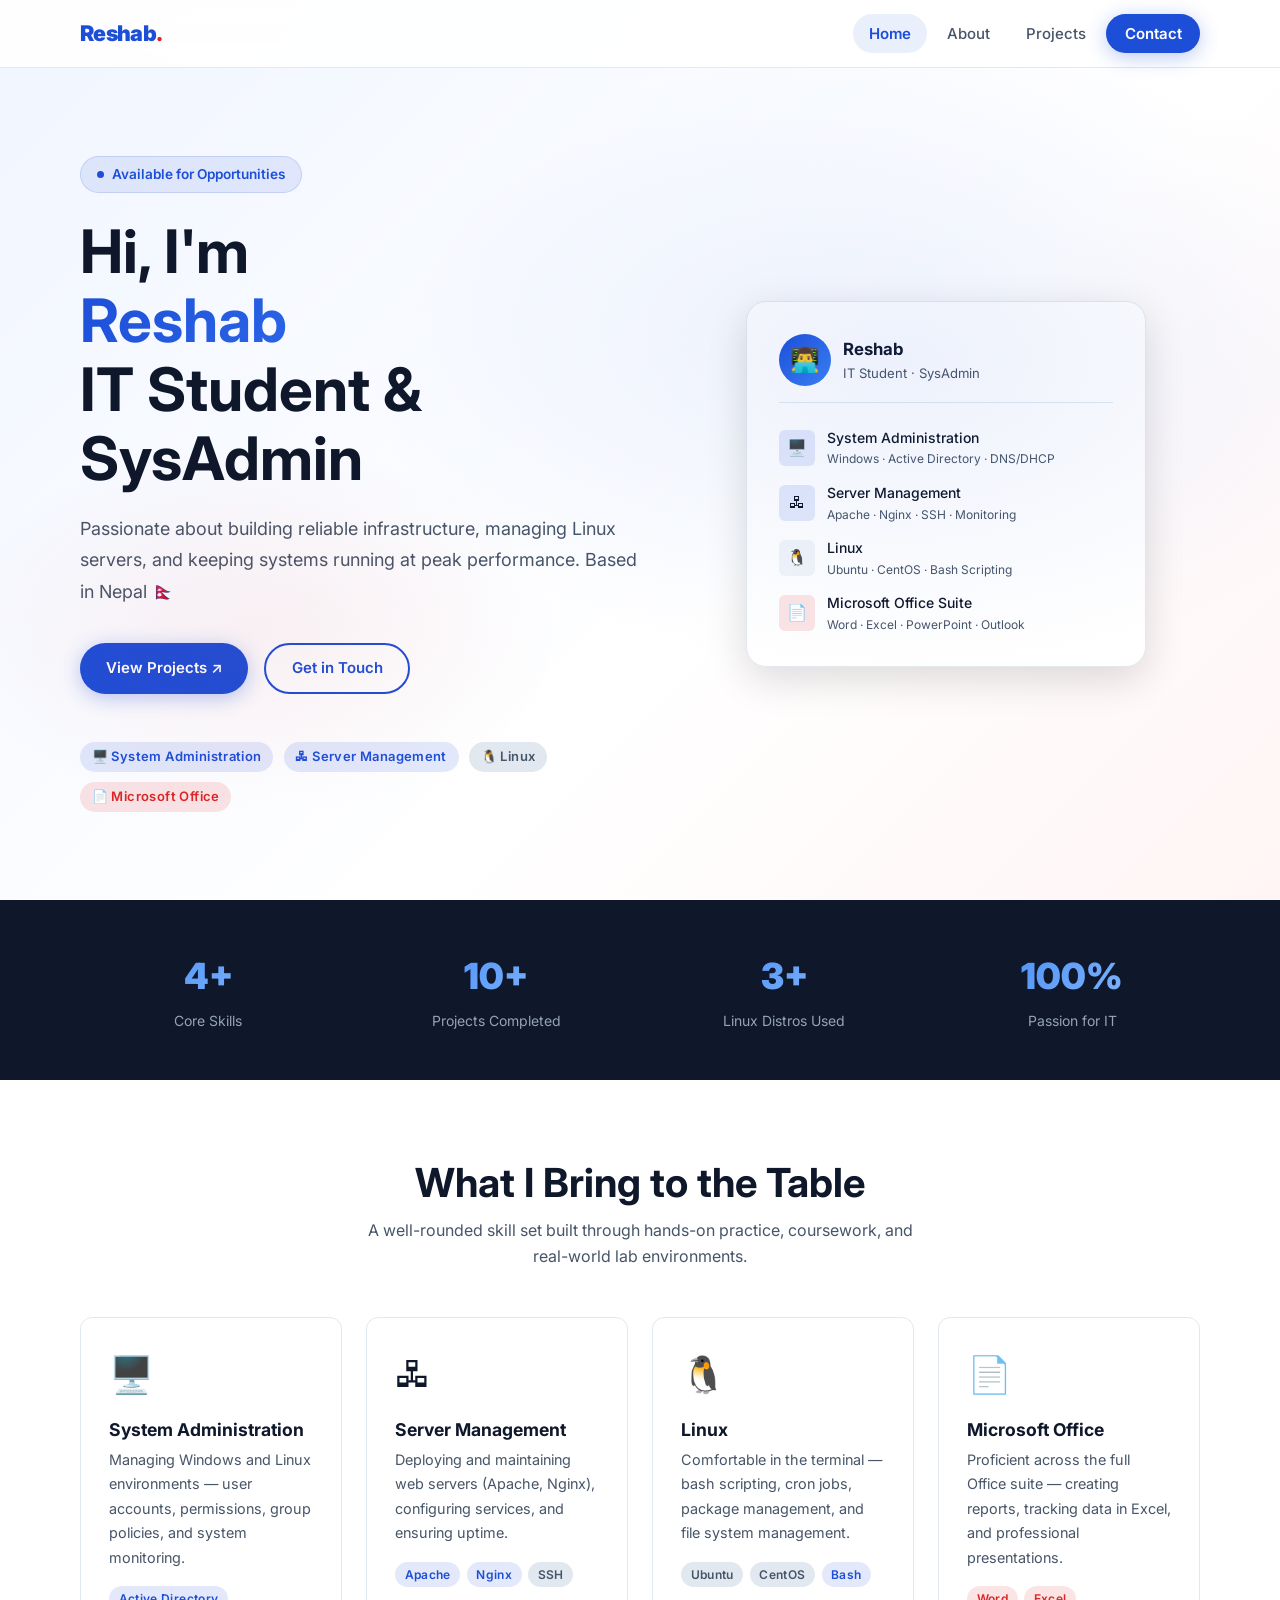
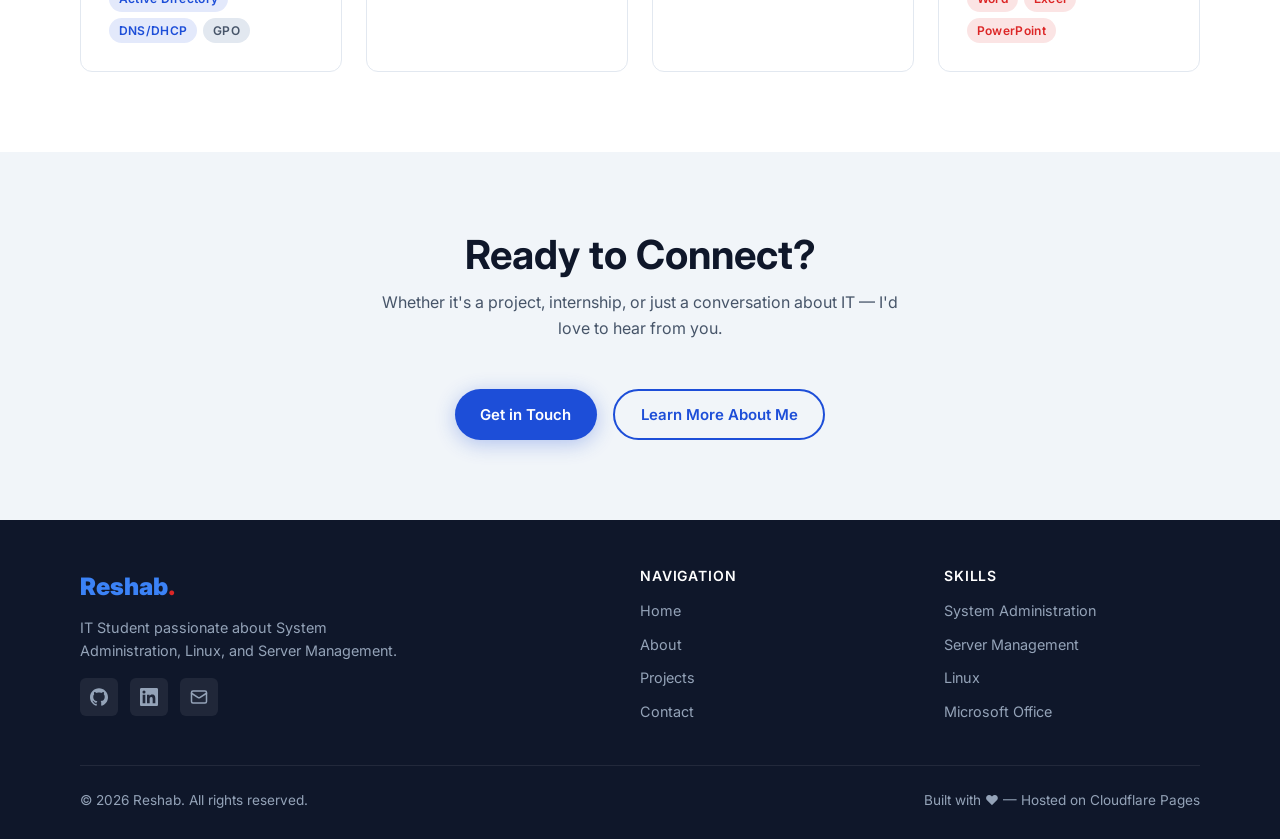
<file: index.html>
<!DOCTYPE html>
<html lang="en">
<head>
  <meta charset="UTF-8" />
  <meta name="viewport" content="width=device-width, initial-scale=1.0" />
  <meta name="description" content="Reshab — IT Student specialising in System Administration, Server Management, Linux and Microsoft Office. Based in Nepal." />
  <meta name="keywords" content="IT student, system administration, server management, Linux, Microsoft Office, portfolio" />
  <meta name="author" content="Reshab" />
  <!-- Open Graph -->
  <meta property="og:title" content="Reshab | IT Student Portfolio" />
  <meta property="og:description" content="System Admin · Server Management · Linux · Microsoft Office" />
  <meta property="og:type" content="website" />
  <meta property="og:url" content="https://reshab.pages.dev/" />
  <!-- Twitter Card -->
  <meta name="twitter:card" content="summary_large_image" />
  <meta name="twitter:title" content="Reshab | IT Student Portfolio" />
  <meta name="twitter:description" content="System Admin · Server Management · Linux · Microsoft Office" />
  <!-- Favicon -->
  <link rel="icon" href="/assets/favicon.svg" type="image/svg+xml" />
  <title>Reshab | IT Student Portfolio</title>
  <link rel="stylesheet" href="/css/style.css" />
</head>
<body>

  <!-- Navbar -->
  <div id="navbar-placeholder"></div>

  <main>
    <!-- ── Hero ── -->
    <section class="hero" aria-label="Introduction">
      <div class="container hero__inner">
        <!-- Text side -->
        <div class="hero__content">
          <div class="hero__badge">
            <span class="hero__badge-dot"></span>
            Available for Opportunities
          </div>
          <h1 class="hero__title">
            Hi, I'm
            <span class="name">Reshab</span>
            IT Student &amp; SysAdmin
          </h1>
          <p class="hero__description">
            Passionate about building reliable infrastructure, managing Linux servers,
            and keeping systems running at peak performance. Based in Nepal 🇳🇵
          </p>
          <div class="hero__actions">
            <a href="/projects.html" class="btn btn-primary">View Projects ↗</a>
            <a href="/contact.html" class="btn btn-outline">Get in Touch</a>
          </div>
          <div class="hero__skills-strip">
            <span class="badge badge-blue">🖥️ System Administration</span>
            <span class="badge badge-blue">🖧 Server Management</span>
            <span class="badge badge-gray">🐧 Linux</span>
            <span class="badge badge-red">📄 Microsoft Office</span>
          </div>
        </div>

        <!-- Visual card side -->
        <div class="hero__visual">
          <div class="hero__card" aria-hidden="true">
            <div class="hero__card-header">
              <div class="hero__avatar">👨‍💻</div>
              <div>
                <div class="hero__card-name">Reshab</div>
                <div class="hero__card-role">IT Student · SysAdmin</div>
              </div>
            </div>
            <ul class="hero__stat-list">
              <li class="hero__stat">
                <div class="hero__stat-icon blue">🖥️</div>
                <div>
                  <div class="hero__stat-label">System Administration</div>
                  <div class="hero__stat-sub">Windows · Active Directory · DNS/DHCP</div>
                </div>
              </li>
              <li class="hero__stat">
                <div class="hero__stat-icon blue">🖧</div>
                <div>
                  <div class="hero__stat-label">Server Management</div>
                  <div class="hero__stat-sub">Apache · Nginx · SSH · Monitoring</div>
                </div>
              </li>
              <li class="hero__stat">
                <div class="hero__stat-icon gray">🐧</div>
                <div>
                  <div class="hero__stat-label">Linux</div>
                  <div class="hero__stat-sub">Ubuntu · CentOS · Bash Scripting</div>
                </div>
              </li>
              <li class="hero__stat">
                <div class="hero__stat-icon red">📄</div>
                <div>
                  <div class="hero__stat-label">Microsoft Office Suite</div>
                  <div class="hero__stat-sub">Word · Excel · PowerPoint · Outlook</div>
                </div>
              </li>
            </ul>
          </div>
        </div>
      </div>
    </section>

    <!-- ── Stat Strip ── -->
    <section class="stat-strip" aria-label="Highlights">
      <div class="container stat-strip__inner">
        <div>
          <div class="stat-strip__num">4+</div>
          <div class="stat-strip__label">Core Skills</div>
        </div>
        <div>
          <div class="stat-strip__num">10+</div>
          <div class="stat-strip__label">Projects Completed</div>
        </div>
        <div>
          <div class="stat-strip__num">3+</div>
          <div class="stat-strip__label">Linux Distros Used</div>
        </div>
        <div>
          <div class="stat-strip__num">100%</div>
          <div class="stat-strip__label">Passion for IT</div>
        </div>
      </div>
    </section>

    <!-- ── Quick About ── -->
    <section class="section" aria-labelledby="about-heading">
      <div class="container">
        <h2 class="section-title reveal" id="about-heading">What I Bring to the Table</h2>
        <p class="section-subtitle reveal reveal-delay-1">A well-rounded skill set built through hands-on practice, coursework, and real-world lab environments.</p>
        <div class="skills-grid">
          <div class="skill-card reveal reveal-delay-1">
            <span class="skill-card__icon">🖥️</span>
            <h3 class="skill-card__title">System Administration</h3>
            <p class="skill-card__desc">Managing Windows and Linux environments — user accounts, permissions, group policies, and system monitoring.</p>
            <div class="skill-card__tags">
              <span class="badge badge-blue">Active Directory</span>
              <span class="badge badge-blue">DNS/DHCP</span>
              <span class="badge badge-gray">GPO</span>
            </div>
          </div>
          <div class="skill-card reveal reveal-delay-2">
            <span class="skill-card__icon">🖧</span>
            <h3 class="skill-card__title">Server Management</h3>
            <p class="skill-card__desc">Deploying and maintaining web servers (Apache, Nginx), configuring services, and ensuring uptime.</p>
            <div class="skill-card__tags">
              <span class="badge badge-blue">Apache</span>
              <span class="badge badge-blue">Nginx</span>
              <span class="badge badge-gray">SSH</span>
            </div>
          </div>
          <div class="skill-card reveal reveal-delay-3">
            <span class="skill-card__icon">🐧</span>
            <h3 class="skill-card__title">Linux</h3>
            <p class="skill-card__desc">Comfortable in the terminal — bash scripting, cron jobs, package management, and file system management.</p>
            <div class="skill-card__tags">
              <span class="badge badge-gray">Ubuntu</span>
              <span class="badge badge-gray">CentOS</span>
              <span class="badge badge-blue">Bash</span>
            </div>
          </div>
          <div class="skill-card reveal reveal-delay-4">
            <span class="skill-card__icon">📄</span>
            <h3 class="skill-card__title">Microsoft Office</h3>
            <p class="skill-card__desc">Proficient across the full Office suite — creating reports, tracking data in Excel, and professional presentations.</p>
            <div class="skill-card__tags">
              <span class="badge badge-red">Word</span>
              <span class="badge badge-red">Excel</span>
              <span class="badge badge-red">PowerPoint</span>
            </div>
          </div>
        </div>
      </div>
    </section>

    <!-- ── CTA ── -->
    <section class="section section--alt" aria-labelledby="cta-heading">
      <div class="container" style="text-align:center">
        <h2 class="section-title reveal" id="cta-heading">Ready to Connect?</h2>
        <p class="section-subtitle reveal reveal-delay-1">Whether it's a project, internship, or just a conversation about IT — I'd love to hear from you.</p>
        <div class="reveal reveal-delay-2" style="display:flex; gap:1rem; justify-content:center; flex-wrap:wrap">
          <a href="/contact.html" class="btn btn-primary">Get in Touch</a>
          <a href="/about.html" class="btn btn-outline">Learn More About Me</a>
        </div>
      </div>
    </section>
  </main>

  <!-- Footer -->
  <div id="footer-placeholder"></div>

  <script src="/js/components.js"></script>
</body>
</html>
</file>
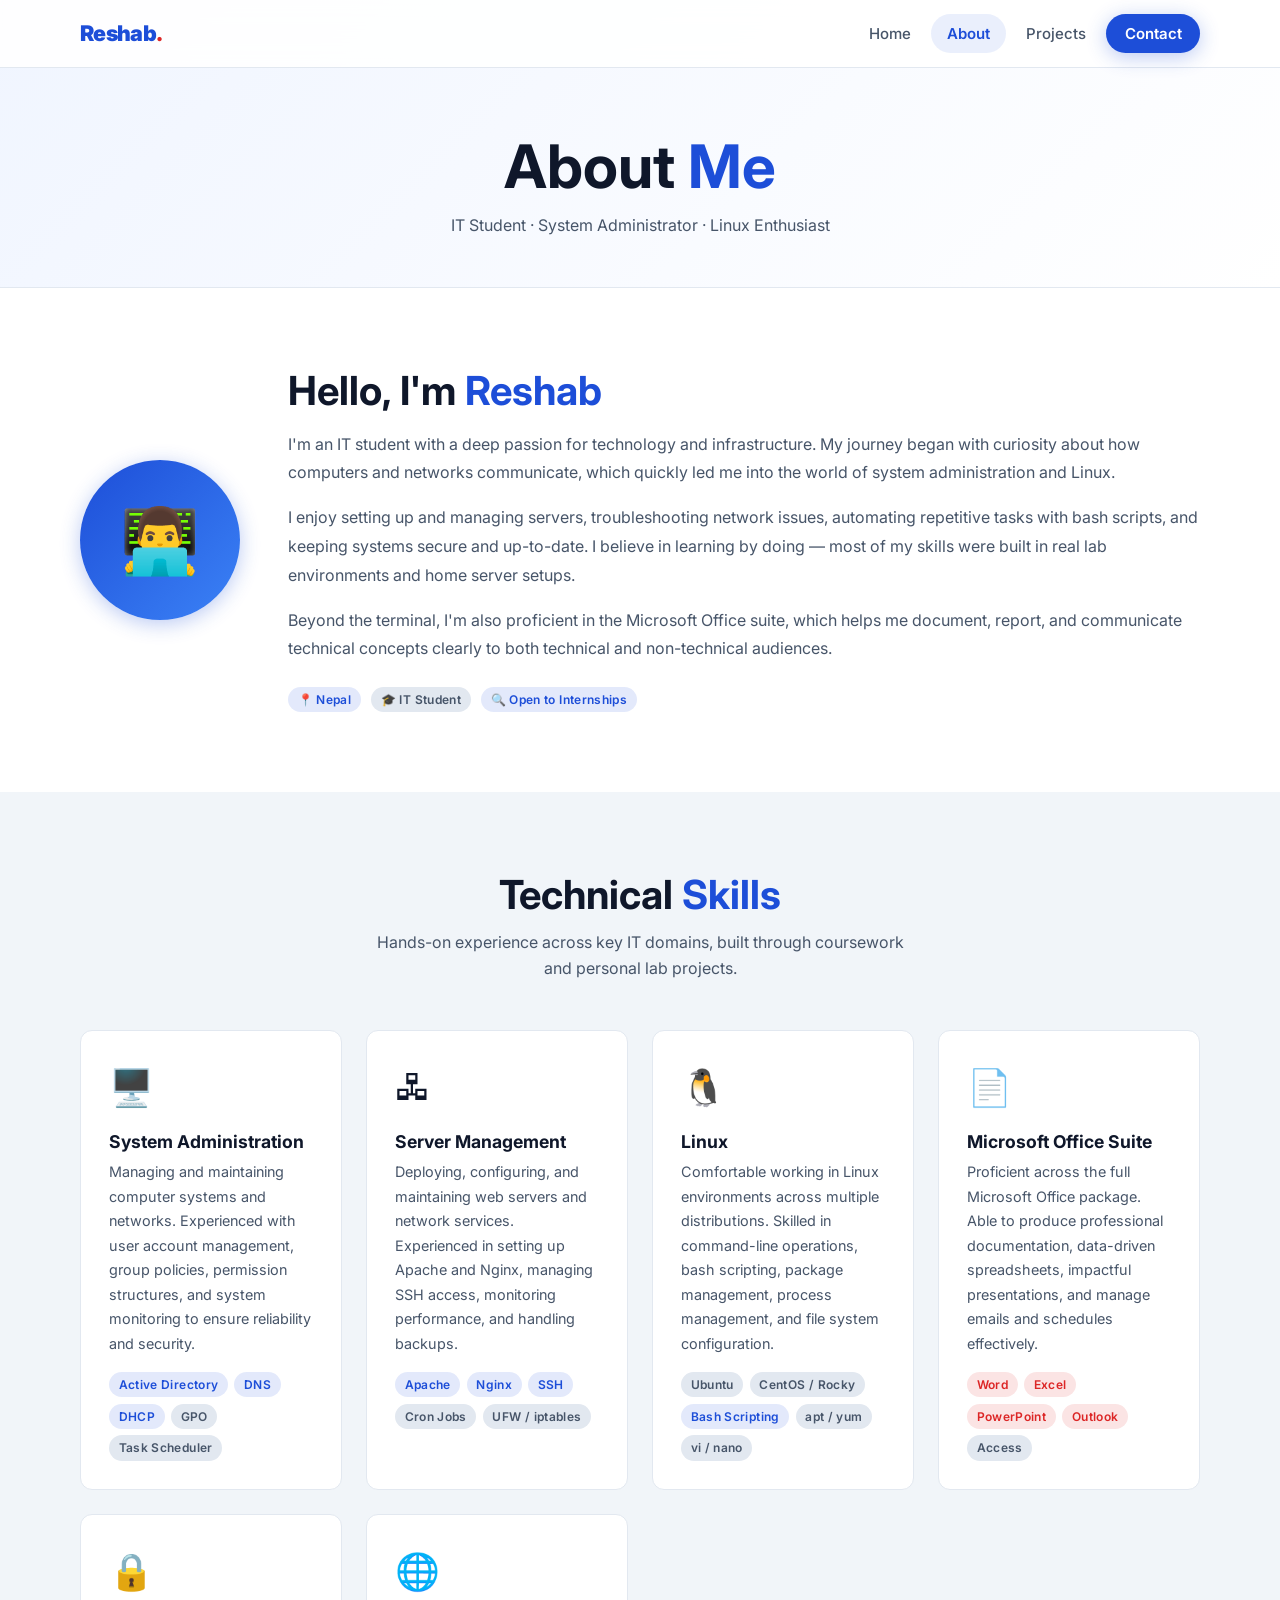
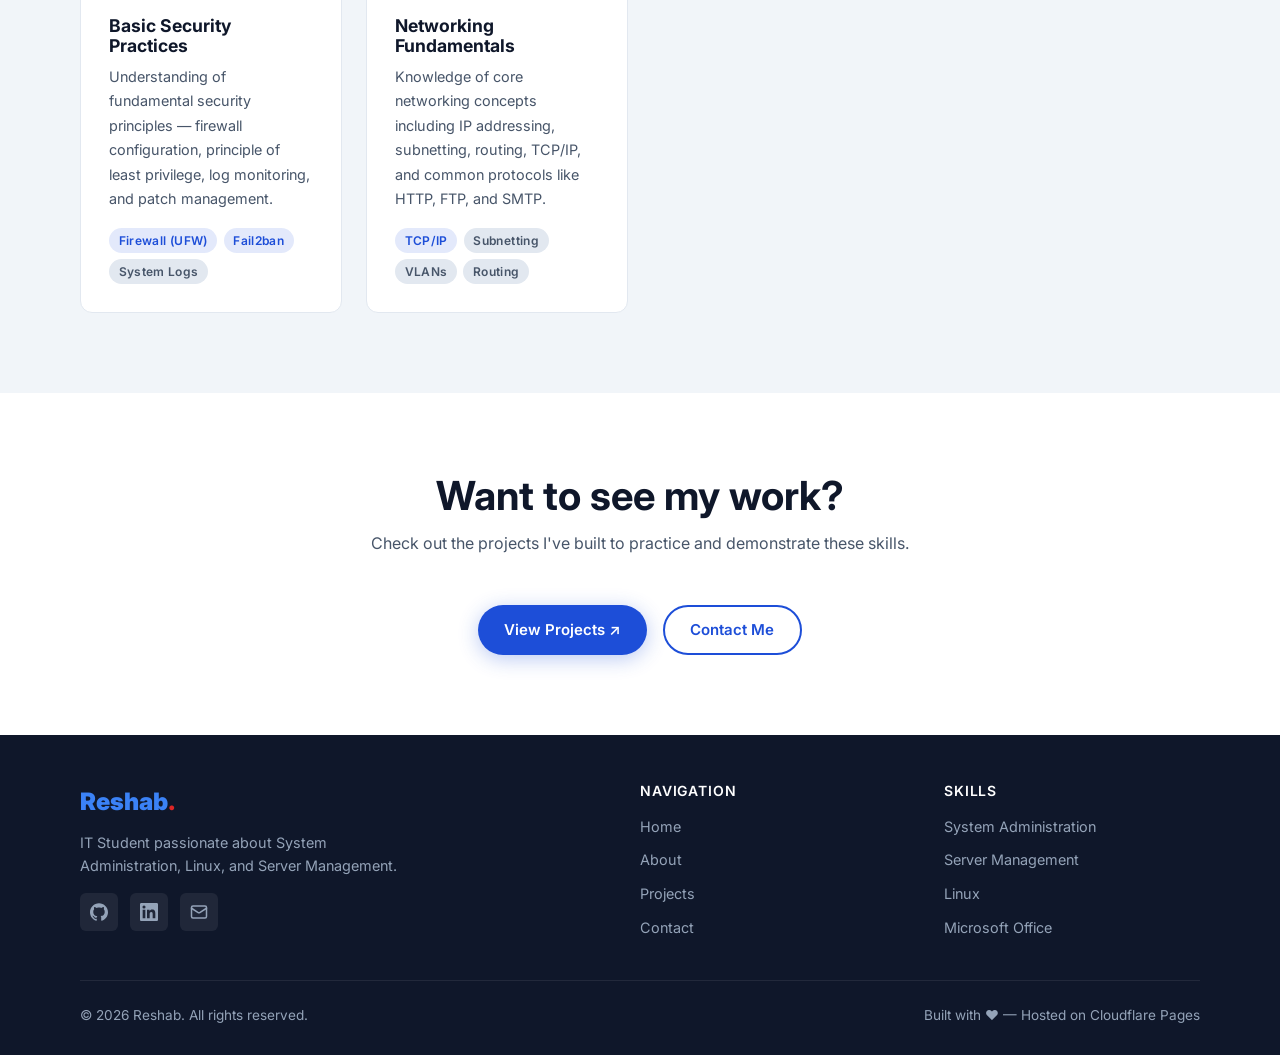
<file: about.html>
<!DOCTYPE html>
<html lang="en">
<head>
  <meta charset="UTF-8" />
  <meta name="viewport" content="width=device-width, initial-scale=1.0" />
  <meta name="description" content="Learn about Reshab — an IT student with expertise in System Administration, Server Management, Linux, and Microsoft Office." />
  <meta name="author" content="Reshab" />
  <meta property="og:title" content="About | Reshab IT Portfolio" />
  <meta property="og:description" content="IT student skilled in SysAdmin, Linux, Server Management, and Microsoft Office." />
  <meta property="og:type" content="website" />
  <meta name="twitter:card" content="summary" />
  <link rel="icon" href="/assets/favicon.svg" type="image/svg+xml" />
  <title>About | Reshab</title>
  <link rel="stylesheet" href="/css/style.css" />
</head>
<body>

  <!-- Navbar -->
  <div id="navbar-placeholder"></div>

  <main>
    <!-- ── Page Header ── -->
    <header class="page-header" aria-label="About page header">
      <div class="container">
        <h1>About <span class="highlight-blue">Me</span></h1>
        <p>IT Student · System Administrator · Linux Enthusiast</p>
      </div>
    </header>

    <!-- ── Bio ── -->
    <section class="section" aria-labelledby="bio-heading">
      <div class="container">
        <div class="about-bio">
          <div class="about-bio__avatar" aria-hidden="true">👨‍💻</div>
          <div class="about-bio__text">
            <h2 id="bio-heading">Hello, I'm <span class="highlight-blue">Reshab</span></h2>
            <p>
              I'm an IT student with a deep passion for technology and infrastructure. My journey began
              with curiosity about how computers and networks communicate, which quickly led me into
              the world of system administration and Linux.
            </p>
            <p>
              I enjoy setting up and managing servers, troubleshooting network issues, automating
              repetitive tasks with bash scripts, and keeping systems secure and up-to-date.
              I believe in learning by doing — most of my skills were built in real lab environments
              and home server setups.
            </p>
            <p>
              Beyond the terminal, I'm also proficient in the Microsoft Office suite, which helps me
              document, report, and communicate technical concepts clearly to both technical and
              non-technical audiences.
            </p>
            <div class="about-bio__meta">
              <span class="badge badge-blue">📍 Nepal</span>
              <span class="badge badge-gray">🎓 IT Student</span>
              <span class="badge badge-blue">🔍 Open to Internships</span>
            </div>
          </div>
        </div>
      </div>
    </section>

    <!-- ── Skills ── -->
    <section class="section section--alt" id="skills" aria-labelledby="skills-heading">
      <div class="container">
        <h2 class="section-title reveal" id="skills-heading">Technical <span class="highlight-blue">Skills</span></h2>
        <p class="section-subtitle reveal reveal-delay-1">Hands-on experience across key IT domains, built through coursework and personal lab projects.</p>
        <div class="skills-grid">

          <!-- Skill 1 -->
          <article class="skill-card reveal reveal-delay-1">
            <span class="skill-card__icon">🖥️</span>
            <h3 class="skill-card__title">System Administration</h3>
            <p class="skill-card__desc">
              Managing and maintaining computer systems and networks. Experienced with user account management,
              group policies, permission structures, and system monitoring to ensure reliability and security.
            </p>
            <div class="skill-card__tags">
              <span class="badge badge-blue">Active Directory</span>
              <span class="badge badge-blue">DNS</span>
              <span class="badge badge-blue">DHCP</span>
              <span class="badge badge-gray">GPO</span>
              <span class="badge badge-gray">Task Scheduler</span>
            </div>
          </article>

          <!-- Skill 2 -->
          <article class="skill-card reveal reveal-delay-2">
            <span class="skill-card__icon">🖧</span>
            <h3 class="skill-card__title">Server Management</h3>
            <p class="skill-card__desc">
              Deploying, configuring, and maintaining web servers and network services. Experienced in setting up
              Apache and Nginx, managing SSH access, monitoring performance, and handling backups.
            </p>
            <div class="skill-card__tags">
              <span class="badge badge-blue">Apache</span>
              <span class="badge badge-blue">Nginx</span>
              <span class="badge badge-blue">SSH</span>
              <span class="badge badge-gray">Cron Jobs</span>
              <span class="badge badge-gray">UFW / iptables</span>
            </div>
          </article>

          <!-- Skill 3 -->
          <article class="skill-card reveal reveal-delay-3">
            <span class="skill-card__icon">🐧</span>
            <h3 class="skill-card__title">Linux</h3>
            <p class="skill-card__desc">
              Comfortable working in Linux environments across multiple distributions. Skilled in command-line
              operations, bash scripting, package management, process management, and file system configuration.
            </p>
            <div class="skill-card__tags">
              <span class="badge badge-gray">Ubuntu</span>
              <span class="badge badge-gray">CentOS / Rocky</span>
              <span class="badge badge-blue">Bash Scripting</span>
              <span class="badge badge-gray">apt / yum</span>
              <span class="badge badge-gray">vi / nano</span>
            </div>
          </article>

          <!-- Skill 4 -->
          <article class="skill-card reveal reveal-delay-4">
            <span class="skill-card__icon">📄</span>
            <h3 class="skill-card__title">Microsoft Office Suite</h3>
            <p class="skill-card__desc">
              Proficient across the full Microsoft Office package. Able to produce professional documentation,
              data-driven spreadsheets, impactful presentations, and manage emails and schedules effectively.
            </p>
            <div class="skill-card__tags">
              <span class="badge badge-red">Word</span>
              <span class="badge badge-red">Excel</span>
              <span class="badge badge-red">PowerPoint</span>
              <span class="badge badge-red">Outlook</span>
              <span class="badge badge-gray">Access</span>
            </div>
          </article>

          <!-- Skill 5 — Bonus -->
          <article class="skill-card reveal reveal-delay-1">
            <span class="skill-card__icon">🔒</span>
            <h3 class="skill-card__title">Basic Security Practices</h3>
            <p class="skill-card__desc">
              Understanding of fundamental security principles — firewall configuration, principle of least
              privilege, log monitoring, and patch management.
            </p>
            <div class="skill-card__tags">
              <span class="badge badge-blue">Firewall (UFW)</span>
              <span class="badge badge-blue">Fail2ban</span>
              <span class="badge badge-gray">System Logs</span>
            </div>
          </article>

          <!-- Skill 6 — Bonus -->
          <article class="skill-card reveal reveal-delay-2">
            <span class="skill-card__icon">🌐</span>
            <h3 class="skill-card__title">Networking Fundamentals</h3>
            <p class="skill-card__desc">
              Knowledge of core networking concepts including IP addressing, subnetting, routing, TCP/IP,
              and common protocols like HTTP, FTP, and SMTP.
            </p>
            <div class="skill-card__tags">
              <span class="badge badge-blue">TCP/IP</span>
              <span class="badge badge-gray">Subnetting</span>
              <span class="badge badge-gray">VLANs</span>
              <span class="badge badge-gray">Routing</span>
            </div>
          </article>

        </div>
      </div>
    </section>

    <!-- ── CTA ── -->
    <section class="section" aria-labelledby="cta-about">
      <div class="container" style="text-align:center">
        <h2 class="section-title reveal" id="cta-about">Want to see my work?</h2>
        <p class="section-subtitle reveal reveal-delay-1">Check out the projects I've built to practice and demonstrate these skills.</p>
        <div class="reveal reveal-delay-2" style="display:flex; gap:1rem; justify-content:center; flex-wrap:wrap">
          <a href="/projects.html" class="btn btn-primary">View Projects ↗</a>
          <a href="/contact.html" class="btn btn-outline">Contact Me</a>
        </div>
      </div>
    </section>
  </main>

  <!-- Footer -->
  <div id="footer-placeholder"></div>

  <script src="/js/components.js"></script>
</body>
</html>
</file>
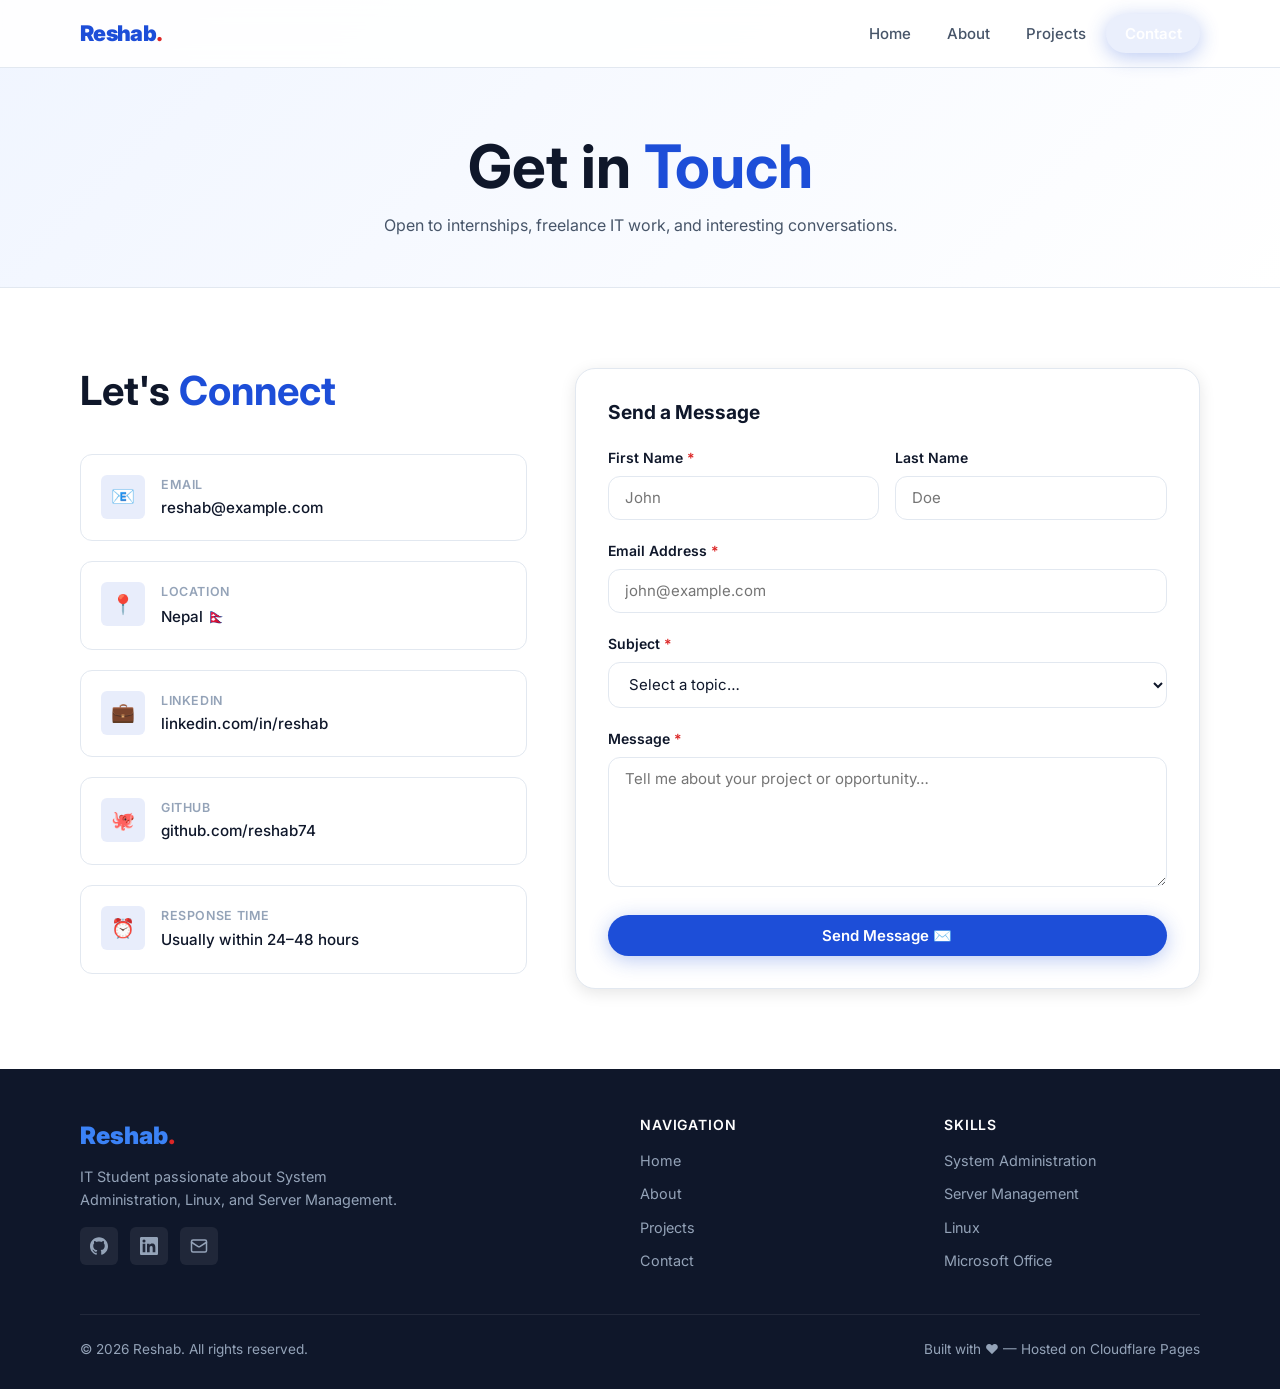
<file: contact.html>
<!DOCTYPE html>
<html lang="en">
<head>
  <meta charset="UTF-8" />
  <meta name="viewport" content="width=device-width, initial-scale=1.0" />
  <meta name="description" content="Contact Reshab — IT student open to internships, freelance work, and IT opportunities." />
  <meta name="author" content="Reshab" />
  <meta property="og:title" content="Contact | Reshab IT Portfolio" />
  <meta property="og:description" content="Get in touch with Reshab for IT opportunities, internships, or collaboration." />
  <meta property="og:type" content="website" />
  <meta name="twitter:card" content="summary" />
  <link rel="icon" href="/assets/favicon.svg" type="image/svg+xml" />
  <title>Contact | Reshab</title>
  <link rel="stylesheet" href="/css/style.css" />
</head>
<body>

  <!-- Navbar -->
  <div id="navbar-placeholder"></div>

  <main>
    <!-- ── Page Header ── -->
    <header class="page-header" aria-label="Contact page header">
      <div class="container">
        <h1>Get in <span class="highlight-blue">Touch</span></h1>
        <p>Open to internships, freelance IT work, and interesting conversations.</p>
      </div>
    </header>

    <!-- ── Contact Section ── -->
    <section class="section" aria-labelledby="contact-heading">
      <div class="container">
        <div class="contact-layout">

          <!-- Info column -->
          <div class="contact-info">
            <h2 id="contact-heading" style="margin-bottom:1.25rem">Let's <span class="highlight-blue">Connect</span></h2>

            <div class="contact-info-item">
              <div class="contact-info-item__icon">📧</div>
              <div>
                <div class="contact-info-item__label">Email</div>
                <a href="mailto:reshab@example.com" class="contact-info-item__value">reshab@example.com</a>
              </div>
            </div>

            <div class="contact-info-item">
              <div class="contact-info-item__icon">📍</div>
              <div>
                <div class="contact-info-item__label">Location</div>
                <div class="contact-info-item__value">Nepal 🇳🇵</div>
              </div>
            </div>

            <div class="contact-info-item">
              <div class="contact-info-item__icon">💼</div>
              <div>
                <div class="contact-info-item__label">LinkedIn</div>
                <a href="https://linkedin.com/in/reshab" target="_blank" rel="noopener noreferrer" class="contact-info-item__value">linkedin.com/in/reshab</a>
              </div>
            </div>

            <div class="contact-info-item">
              <div class="contact-info-item__icon">🐙</div>
              <div>
                <div class="contact-info-item__label">GitHub</div>
                <a href="https://github.com/reshab74" target="_blank" rel="noopener noreferrer" class="contact-info-item__value">github.com/reshab74</a>
              </div>
            </div>

            <div class="contact-info-item">
              <div class="contact-info-item__icon">⏰</div>
              <div>
                <div class="contact-info-item__label">Response Time</div>
                <div class="contact-info-item__value">Usually within 24–48 hours</div>
              </div>
            </div>
          </div>

          <!-- Form column -->
          <div class="contact-form">
            <h3 style="margin-bottom:1.5rem; font-size:1.2rem">Send a Message</h3>
            <form id="contactForm" novalidate>
              <div class="form-row">
                <div class="form-group">
                  <label for="firstName">First Name <span style="color:var(--clr-red)">*</span></label>
                  <input type="text" id="firstName" name="firstName" placeholder="John" required autocomplete="given-name" />
                </div>
                <div class="form-group">
                  <label for="lastName">Last Name</label>
                  <input type="text" id="lastName" name="lastName" placeholder="Doe" autocomplete="family-name" />
                </div>
              </div>
              <div class="form-group">
                <label for="email">Email Address <span style="color:var(--clr-red)">*</span></label>
                <input type="email" id="email" name="email" placeholder="john@example.com" required autocomplete="email" />
              </div>
              <div class="form-group">
                <label for="subject">Subject <span style="color:var(--clr-red)">*</span></label>
                <select id="subject" name="subject" required>
                  <option value="" disabled selected>Select a topic…</option>
                  <option value="internship">Internship Opportunity</option>
                  <option value="freelance">Freelance / Contract Work</option>
                  <option value="collaboration">Project Collaboration</option>
                  <option value="general">General Enquiry</option>
                </select>
              </div>
              <div class="form-group">
                <label for="message">Message <span style="color:var(--clr-red)">*</span></label>
                <textarea id="message" name="message" placeholder="Tell me about your project or opportunity…" required></textarea>
              </div>
              <button type="submit" class="btn btn-primary" style="width:100%; justify-content:center">
                Send Message ✉️
              </button>
            </form>
            <!-- Success state -->
            <div class="form-success" id="formSuccess">
              <span>✅</span>
              Message sent! I'll get back to you within 24–48 hours.
            </div>
          </div>

        </div>
      </div>
    </section>
  </main>

  <!-- Footer -->
  <div id="footer-placeholder"></div>

  <script src="/js/components.js"></script>
  <script>
    /* Simple contact form — shows success state (swap for Formspree action when ready) */
    document.getElementById('contactForm').addEventListener('submit', function (e) {
      e.preventDefault();
      const form = this;
      const inputs = form.querySelectorAll('[required]');
      let valid = true;
      inputs.forEach(input => {
        if (!input.value.trim()) { input.style.borderColor = 'var(--clr-red)'; valid = false; }
        else { input.style.borderColor = ''; }
      });
      if (!valid) return;
      form.style.display = 'none';
      document.getElementById('formSuccess').style.display = 'block';
    });
  </script>
</body>
</html>
</file>
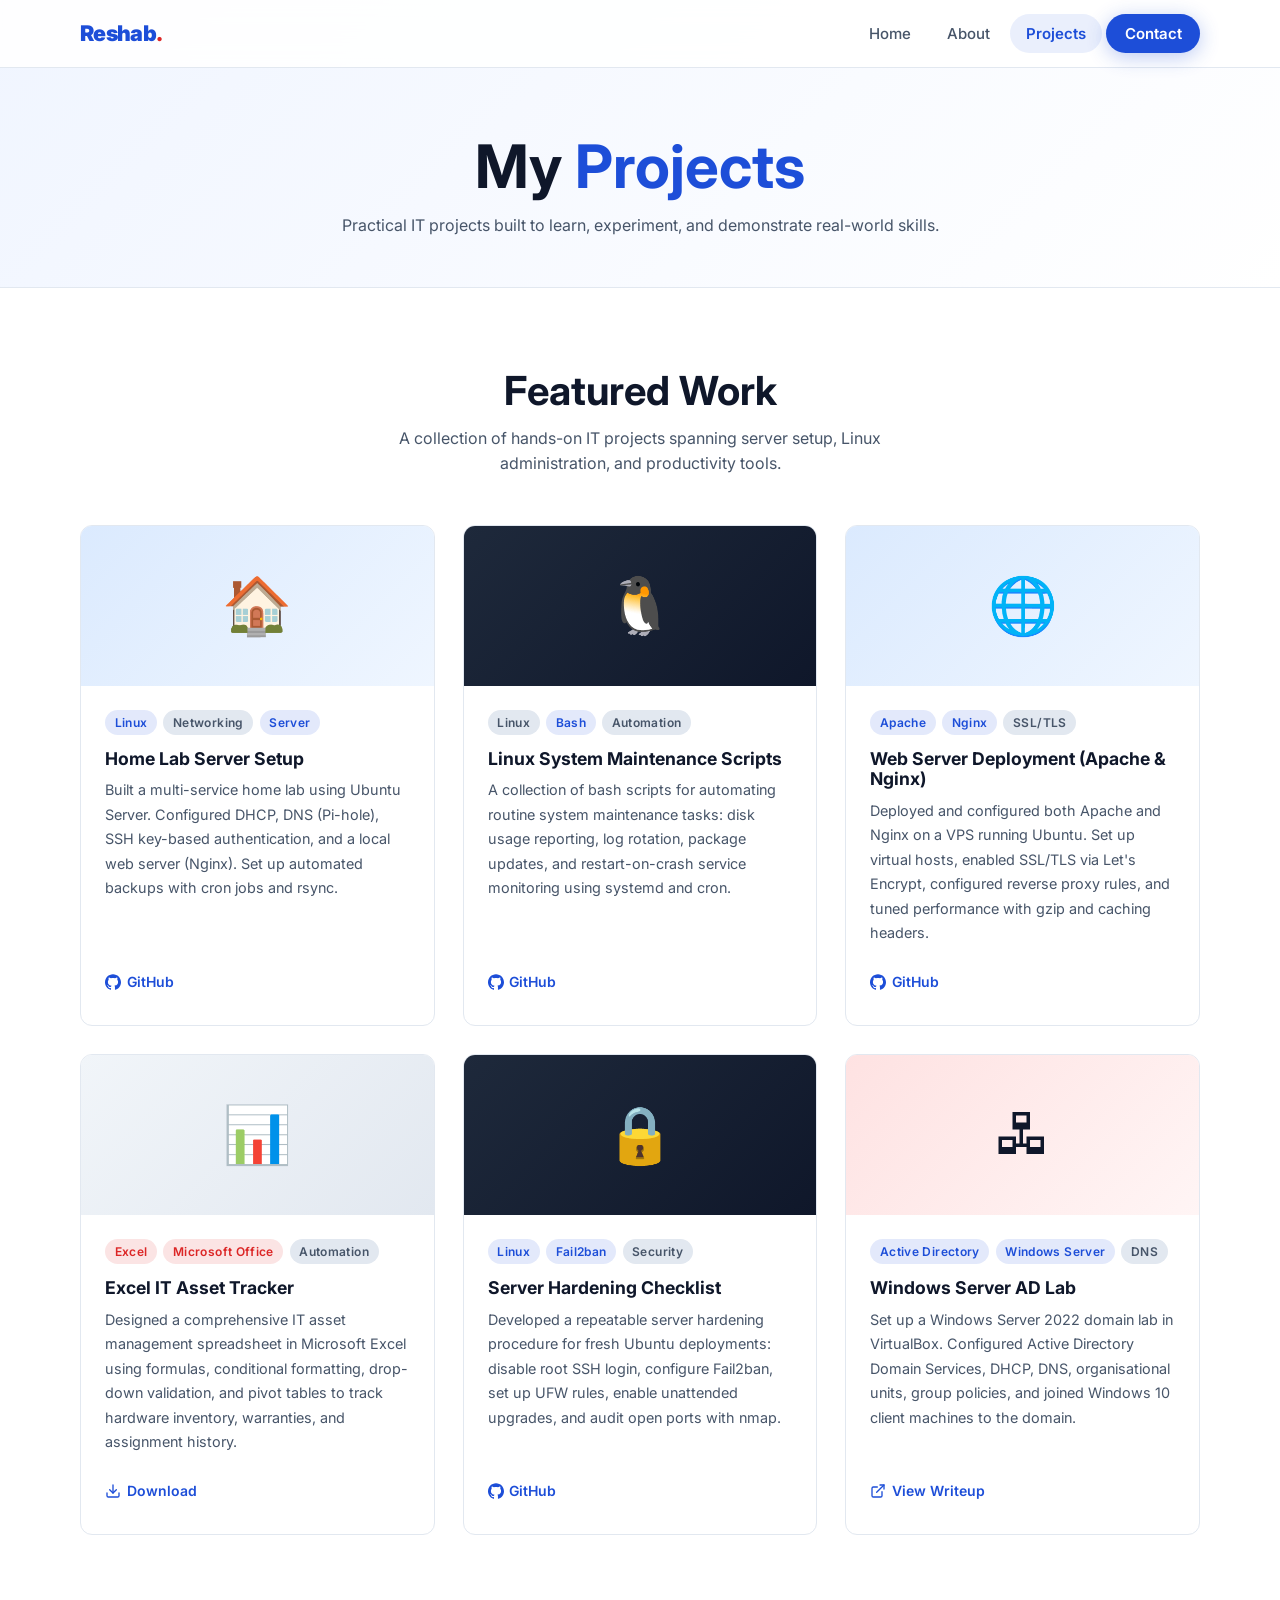
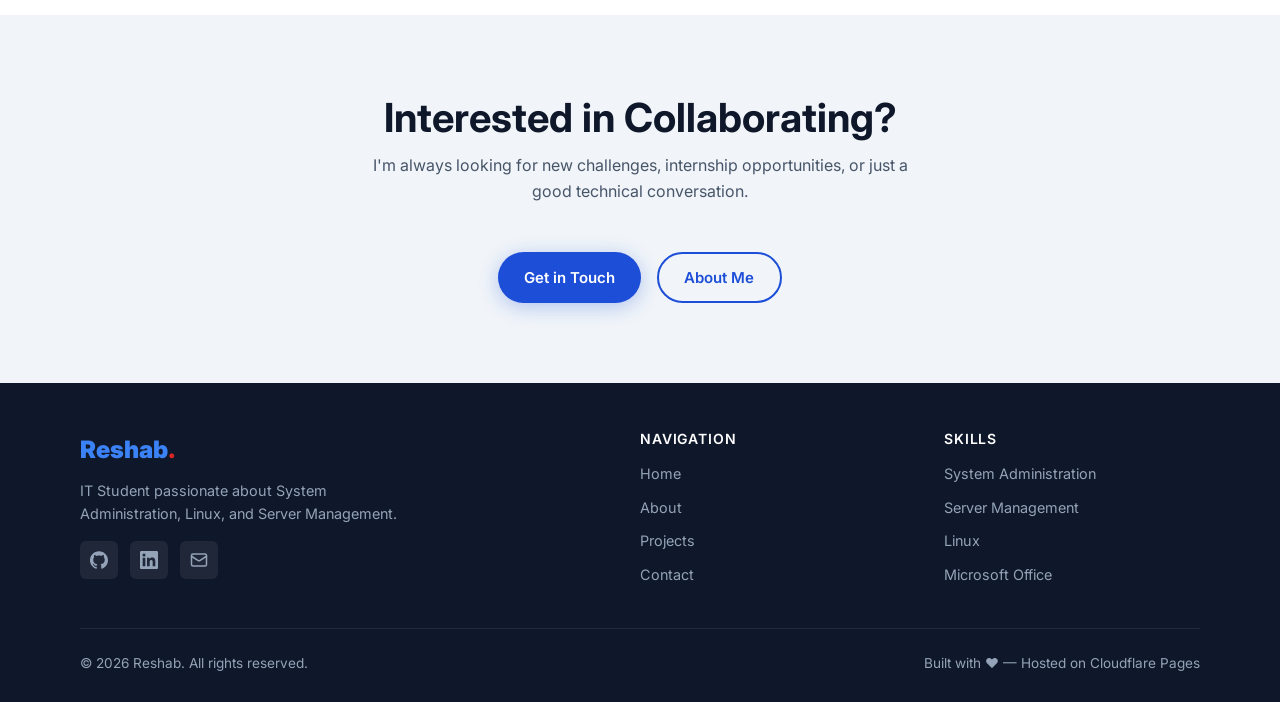
<file: projects.html>
<!DOCTYPE html>
<html lang="en">
<head>
  <meta charset="UTF-8" />
  <meta name="viewport" content="width=device-width, initial-scale=1.0" />
  <meta name="description" content="Projects by Reshab — Home lab setups, Linux server configurations, automation scripts, and more." />
  <meta name="author" content="Reshab" />
  <meta property="og:title" content="Projects | Reshab IT Portfolio" />
  <meta property="og:description" content="Practical IT projects: server setups, Linux labs, Office automation, and more." />
  <meta property="og:type" content="website" />
  <meta name="twitter:card" content="summary" />
  <link rel="icon" href="/assets/favicon.svg" type="image/svg+xml" />
  <title>Projects | Reshab</title>
  <link rel="stylesheet" href="/css/style.css" />
</head>
<body>

  <!-- Navbar -->
  <div id="navbar-placeholder"></div>

  <main>
    <!-- ── Page Header ── -->
    <header class="page-header" aria-label="Projects page header">
      <div class="container">
        <h1>My <span class="highlight-blue">Projects</span></h1>
        <p>Practical IT projects built to learn, experiment, and demonstrate real-world skills.</p>
      </div>
    </header>

    <!-- ── Projects Grid ── -->
    <section class="section" aria-labelledby="projects-heading">
      <div class="container">
        <h2 class="section-title reveal" id="projects-heading">Featured Work</h2>
        <p class="section-subtitle reveal reveal-delay-1">A collection of hands-on IT projects spanning server setup, Linux administration, and productivity tools.</p>
        <div class="projects-grid">

          <!-- Project 1 -->
          <article class="project-card reveal reveal-delay-1">
            <div class="project-card__banner blue" aria-hidden="true">🏠</div>
            <div class="project-card__body">
              <div class="project-card__tags">
                <span class="badge badge-blue">Linux</span>
                <span class="badge badge-gray">Networking</span>
                <span class="badge badge-blue">Server</span>
              </div>
              <h3 class="project-card__title">Home Lab Server Setup</h3>
              <p class="project-card__desc">
                Built a multi-service home lab using Ubuntu Server. Configured DHCP, DNS (Pi-hole),
                SSH key-based authentication, and a local web server (Nginx). Set up automated
                backups with cron jobs and rsync.
              </p>
              <div class="project-card__links">
                <a href="#" class="project-card__link" aria-label="View Home Lab project on GitHub">
                  <svg width="16" height="16" viewBox="0 0 24 24" fill="currentColor" aria-hidden="true"><path d="M12 .297c-6.63 0-12 5.373-12 12 0 5.303 3.438 9.8 8.205 11.385.6.113.82-.258.82-.577 0-.285-.01-1.04-.015-2.04-3.338.724-4.042-1.61-4.042-1.61C4.422 18.07 3.633 17.7 3.633 17.7c-1.087-.744.084-.729.084-.729 1.205.084 1.838 1.236 1.838 1.236 1.07 1.835 2.809 1.305 3.495.998.108-.776.417-1.305.76-1.605-2.665-.3-5.466-1.332-5.466-5.93 0-1.31.465-2.38 1.235-3.22-.135-.303-.54-1.523.105-3.176 0 0 1.005-.322 3.3 1.23.96-.267 1.98-.399 3-.405 1.02.006 2.04.138 3 .405 2.28-1.552 3.285-1.23 3.285-1.23.645 1.653.24 2.873.12 3.176.765.84 1.23 1.91 1.23 3.22 0 4.61-2.805 5.625-5.475 5.92.42.36.81 1.096.81 2.22 0 1.606-.015 2.896-.015 3.286 0 .315.21.69.825.57C20.565 22.092 24 17.592 24 12.297c0-6.627-5.373-12-12-12"/></svg>
                  GitHub
                </a>
              </div>
            </div>
          </article>

          <!-- Project 2 -->
          <article class="project-card reveal reveal-delay-2">
            <div class="project-card__banner dark" aria-hidden="true">🐧</div>
            <div class="project-card__body">
              <div class="project-card__tags">
                <span class="badge badge-gray">Linux</span>
                <span class="badge badge-blue">Bash</span>
                <span class="badge badge-gray">Automation</span>
              </div>
              <h3 class="project-card__title">Linux System Maintenance Scripts</h3>
              <p class="project-card__desc">
                A collection of bash scripts for automating routine system maintenance tasks:
                disk usage reporting, log rotation, package updates, and restart-on-crash
                service monitoring using systemd and cron.
              </p>
              <div class="project-card__links">
                <a href="#" class="project-card__link" aria-label="View Bash scripts on GitHub">
                  <svg width="16" height="16" viewBox="0 0 24 24" fill="currentColor" aria-hidden="true"><path d="M12 .297c-6.63 0-12 5.373-12 12 0 5.303 3.438 9.8 8.205 11.385.6.113.82-.258.82-.577 0-.285-.01-1.04-.015-2.04-3.338.724-4.042-1.61-4.042-1.61C4.422 18.07 3.633 17.7 3.633 17.7c-1.087-.744.084-.729.084-.729 1.205.084 1.838 1.236 1.838 1.236 1.07 1.835 2.809 1.305 3.495.998.108-.776.417-1.305.76-1.605-2.665-.3-5.466-1.332-5.466-5.93 0-1.31.465-2.38 1.235-3.22-.135-.303-.54-1.523.105-3.176 0 0 1.005-.322 3.3 1.23.96-.267 1.98-.399 3-.405 1.02.006 2.04.138 3 .405 2.28-1.552 3.285-1.23 3.285-1.23.645 1.653.24 2.873.12 3.176.765.84 1.23 1.91 1.23 3.22 0 4.61-2.805 5.625-5.475 5.92.42.36.81 1.096.81 2.22 0 1.606-.015 2.896-.015 3.286 0 .315.21.69.825.57C20.565 22.092 24 17.592 24 12.297c0-6.627-5.373-12-12-12"/></svg>
                  GitHub
                </a>
              </div>
            </div>
          </article>

          <!-- Project 3 -->
          <article class="project-card reveal reveal-delay-3">
            <div class="project-card__banner blue" aria-hidden="true">🌐</div>
            <div class="project-card__body">
              <div class="project-card__tags">
                <span class="badge badge-blue">Apache</span>
                <span class="badge badge-blue">Nginx</span>
                <span class="badge badge-gray">SSL/TLS</span>
              </div>
              <h3 class="project-card__title">Web Server Deployment (Apache & Nginx)</h3>
              <p class="project-card__desc">
                Deployed and configured both Apache and Nginx on a VPS running Ubuntu. Set up
                virtual hosts, enabled SSL/TLS via Let's Encrypt, configured reverse proxy
                rules, and tuned performance with gzip and caching headers.
              </p>
              <div class="project-card__links">
                <a href="#" class="project-card__link" aria-label="View Web Server project">
                  <svg width="16" height="16" viewBox="0 0 24 24" fill="currentColor" aria-hidden="true"><path d="M12 .297c-6.63 0-12 5.373-12 12 0 5.303 3.438 9.8 8.205 11.385.6.113.82-.258.82-.577 0-.285-.01-1.04-.015-2.04-3.338.724-4.042-1.61-4.042-1.61C4.422 18.07 3.633 17.7 3.633 17.7c-1.087-.744.084-.729.084-.729 1.205.084 1.838 1.236 1.838 1.236 1.07 1.835 2.809 1.305 3.495.998.108-.776.417-1.305.76-1.605-2.665-.3-5.466-1.332-5.466-5.93 0-1.31.465-2.38 1.235-3.22-.135-.303-.54-1.523.105-3.176 0 0 1.005-.322 3.3 1.23.96-.267 1.98-.399 3-.405 1.02.006 2.04.138 3 .405 2.28-1.552 3.285-1.23 3.285-1.23.645 1.653.24 2.873.12 3.176.765.84 1.23 1.91 1.23 3.22 0 4.61-2.805 5.625-5.475 5.92.42.36.81 1.096.81 2.22 0 1.606-.015 2.896-.015 3.286 0 .315.21.69.825.57C20.565 22.092 24 17.592 24 12.297c0-6.627-5.373-12-12-12"/></svg>
                  GitHub
                </a>
              </div>
            </div>
          </article>

          <!-- Project 4 -->
          <article class="project-card reveal reveal-delay-1">
            <div class="project-card__banner gray" aria-hidden="true">📊</div>
            <div class="project-card__body">
              <div class="project-card__tags">
                <span class="badge badge-red">Excel</span>
                <span class="badge badge-red">Microsoft Office</span>
                <span class="badge badge-gray">Automation</span>
              </div>
              <h3 class="project-card__title">Excel IT Asset Tracker</h3>
              <p class="project-card__desc">
                Designed a comprehensive IT asset management spreadsheet in Microsoft Excel using
                formulas, conditional formatting, drop-down validation, and pivot tables to track
                hardware inventory, warranties, and assignment history.
              </p>
              <div class="project-card__links">
                <a href="#" class="project-card__link" aria-label="View Excel tracker">
                  <svg width="16" height="16" viewBox="0 0 24 24" fill="none" stroke="currentColor" stroke-width="2" stroke-linecap="round" stroke-linejoin="round" aria-hidden="true"><path d="M21 15v4a2 2 0 0 1-2 2H5a2 2 0 0 1-2-2v-4"/><polyline points="7 10 12 15 17 10"/><line x1="12" x2="12" y1="15" y2="3"/></svg>
                  Download
                </a>
              </div>
            </div>
          </article>

          <!-- Project 5 -->
          <article class="project-card reveal reveal-delay-2">
            <div class="project-card__banner dark" aria-hidden="true">🔒</div>
            <div class="project-card__body">
              <div class="project-card__tags">
                <span class="badge badge-blue">Linux</span>
                <span class="badge badge-blue">Fail2ban</span>
                <span class="badge badge-gray">Security</span>
              </div>
              <h3 class="project-card__title">Server Hardening Checklist</h3>
              <p class="project-card__desc">
                Developed a repeatable server hardening procedure for fresh Ubuntu deployments:
                disable root SSH login, configure Fail2ban, set up UFW rules, enable unattended
                upgrades, and audit open ports with nmap.
              </p>
              <div class="project-card__links">
                <a href="#" class="project-card__link" aria-label="View Server Hardening Checklist on GitHub">
                  <svg width="16" height="16" viewBox="0 0 24 24" fill="currentColor" aria-hidden="true"><path d="M12 .297c-6.63 0-12 5.373-12 12 0 5.303 3.438 9.8 8.205 11.385.6.113.82-.258.82-.577 0-.285-.01-1.04-.015-2.04-3.338.724-4.042-1.61-4.042-1.61C4.422 18.07 3.633 17.7 3.633 17.7c-1.087-.744.084-.729.084-.729 1.205.084 1.838 1.236 1.838 1.236 1.07 1.835 2.809 1.305 3.495.998.108-.776.417-1.305.76-1.605-2.665-.3-5.466-1.332-5.466-5.93 0-1.31.465-2.38 1.235-3.22-.135-.303-.54-1.523.105-3.176 0 0 1.005-.322 3.3 1.23.96-.267 1.98-.399 3-.405 1.02.006 2.04.138 3 .405 2.28-1.552 3.285-1.23 3.285-1.23.645 1.653.24 2.873.12 3.176.765.84 1.23 1.91 1.23 3.22 0 4.61-2.805 5.625-5.475 5.92.42.36.81 1.096.81 2.22 0 1.606-.015 2.896-.015 3.286 0 .315.21.69.825.57C20.565 22.092 24 17.592 24 12.297c0-6.627-5.373-12-12-12"/></svg>
                  GitHub
                </a>
              </div>
            </div>
          </article>

          <!-- Project 6 -->
          <article class="project-card reveal reveal-delay-3">
            <div class="project-card__banner red" aria-hidden="true">🖧</div>
            <div class="project-card__body">
              <div class="project-card__tags">
                <span class="badge badge-blue">Active Directory</span>
                <span class="badge badge-blue">Windows Server</span>
                <span class="badge badge-gray">DNS</span>
              </div>
              <h3 class="project-card__title">Windows Server AD Lab</h3>
              <p class="project-card__desc">
                Set up a Windows Server 2022 domain lab in VirtualBox. Configured Active Directory
                Domain Services, DHCP, DNS, organisational units, group policies, and joined
                Windows 10 client machines to the domain.
              </p>
              <div class="project-card__links">
                <a href="#" class="project-card__link" aria-label="View AD Lab writeup">
                  <svg width="16" height="16" viewBox="0 0 24 24" fill="none" stroke="currentColor" stroke-width="2" stroke-linecap="round" stroke-linejoin="round" aria-hidden="true"><path d="M18 13v6a2 2 0 0 1-2 2H5a2 2 0 0 1-2-2V8a2 2 0 0 1 2-2h6"/><polyline points="15 3 21 3 21 9"/><line x1="10" x2="21" y1="14" y2="3"/></svg>
                  View Writeup
                </a>
              </div>
            </div>
          </article>

        </div>
      </div>
    </section>

    <!-- ── CTA ── -->
    <section class="section section--alt" aria-labelledby="cta-projects">
      <div class="container" style="text-align:center">
        <h2 class="section-title reveal" id="cta-projects">Interested in Collaborating?</h2>
        <p class="section-subtitle reveal reveal-delay-1">I'm always looking for new challenges, internship opportunities, or just a good technical conversation.</p>
        <div class="reveal reveal-delay-2" style="display:flex; gap:1rem; justify-content:center; flex-wrap:wrap">
          <a href="/contact.html" class="btn btn-primary">Get in Touch</a>
          <a href="/about.html" class="btn btn-outline">About Me</a>
        </div>
      </div>
    </section>
  </main>

  <!-- Footer -->
  <div id="footer-placeholder"></div>

  <script src="/js/components.js"></script>
</body>
</html>
</file>
<file: css/style.css>
/* ============================================================
   DESIGN SYSTEM — IT Portfolio
   Palette: Blue #1D4ED8 | Red #DC2626 | White #FFFFFF | Black #0F172A
   ============================================================ */

/* ── Google Fonts ── */
@import url('https://fonts.googleapis.com/css2?family=Inter:wght@300;400;500;600;700;800;900&display=swap');

/* ── CSS Custom Properties ── */
:root {
  --clr-blue:       #1D4ED8;
  --clr-blue-dark:  #1e3a8a;
  --clr-blue-light: #3B82F6;
  --clr-red:        #DC2626;
  --clr-red-dark:   #b91c1c;
  --clr-white:      #FFFFFF;
  --clr-black:      #0F172A;
  --clr-gray-100:   #F1F5F9;
  --clr-gray-200:   #E2E8F0;
  --clr-gray-400:   #94A3B8;
  --clr-gray-600:   #475569;

  --font-base: 'Inter', sans-serif;
  --fw-light:  300;
  --fw-reg:    400;
  --fw-mid:    500;
  --fw-semi:   600;
  --fw-bold:   700;
  --fw-black:  900;

  --radius-sm: 6px;
  --radius-md: 12px;
  --radius-lg: 20px;
  --radius-full: 9999px;

  --shadow-sm: 0 1px 3px rgba(0,0,0,.08), 0 1px 2px rgba(0,0,0,.04);
  --shadow-md: 0 4px 16px rgba(0,0,0,.10);
  --shadow-lg: 0 12px 40px rgba(0,0,0,.14);
  --shadow-blue: 0 4px 20px rgba(29,78,216,.30);
  --shadow-red:  0 4px 20px rgba(220,38,38,.30);

  --nav-h: 68px;
  --transition: 0.25s cubic-bezier(.4,0,.2,1);
}

/* ── Reset ── */
*, *::before, *::after { box-sizing: border-box; margin: 0; padding: 0; }
html { scroll-behavior: smooth; -webkit-text-size-adjust: 100%; }
body {
  font-family: var(--font-base);
  font-size: 1rem;
  line-height: 1.6;
  color: var(--clr-black);
  background: var(--clr-white);
  overflow-x: hidden;
}
img, svg { display: block; max-width: 100%; }
a { color: inherit; text-decoration: none; }
ul, ol { list-style: none; }
button { cursor: pointer; border: none; background: none; font-family: inherit; }
input, textarea, select { font-family: inherit; }

/* ── Layout ── */
.container {
  width: min(1120px, 100% - 2.5rem);
  margin-inline: auto;
}
.section {
  padding-block: 5rem;
}
.section--alt {
  background: var(--clr-gray-100);
}

/* ── Typography ── */
h1, h2, h3, h4 { line-height: 1.15; font-weight: var(--fw-bold); }
h1 { font-size: clamp(2.25rem, 5vw + 1rem, 3.75rem); }
h2 { font-size: clamp(1.75rem, 3vw + 0.5rem, 2.5rem); }
h3 { font-size: 1.25rem; }
.section-title {
  text-align: center;
  margin-bottom: 0.75rem;
}
.section-subtitle {
  text-align: center;
  color: var(--clr-gray-600);
  max-width: 55ch;
  margin-inline: auto;
  margin-bottom: 3rem;
}
.highlight-blue { color: var(--clr-blue); }
.highlight-red  { color: var(--clr-red);  }

/* ── Buttons ── */
.btn {
  display: inline-flex;
  align-items: center;
  gap: 0.5rem;
  padding: 0.7rem 1.6rem;
  border-radius: var(--radius-full);
  font-weight: var(--fw-semi);
  font-size: 0.9375rem;
  transition: transform var(--transition), box-shadow var(--transition), background var(--transition);
}
.btn-primary {
  background: var(--clr-blue);
  color: var(--clr-white);
  box-shadow: var(--shadow-blue);
}
.btn-primary:hover {
  background: var(--clr-blue-dark);
  transform: translateY(-2px);
  box-shadow: 0 8px 28px rgba(29,78,216,.40);
}
.btn-red {
  background: var(--clr-red);
  color: var(--clr-white);
  box-shadow: var(--shadow-red);
}
.btn-red:hover {
  background: var(--clr-red-dark);
  transform: translateY(-2px);
  box-shadow: 0 8px 28px rgba(220,38,38,.40);
}
.btn-outline {
  background: transparent;
  color: var(--clr-blue);
  border: 2px solid var(--clr-blue);
}
.btn-outline:hover {
  background: var(--clr-blue);
  color: var(--clr-white);
  transform: translateY(-2px);
  box-shadow: var(--shadow-blue);
}

/* ── Badge / Tag ── */
.badge {
  display: inline-block;
  padding: 0.25em 0.8em;
  border-radius: var(--radius-full);
  font-size: 0.75rem;
  font-weight: var(--fw-semi);
  letter-spacing: 0.03em;
}
.badge-blue { background: rgba(29,78,216,.12); color: var(--clr-blue); }
.badge-red  { background: rgba(220,38,38,.12);  color: var(--clr-red);  }
.badge-gray { background: var(--clr-gray-200);  color: var(--clr-gray-600); }

/* ══════════════════════════════════
   NAVBAR
══════════════════════════════════ */
.navbar {
  position: fixed;
  top: 0;
  left: 0;
  right: 0;
  height: var(--nav-h);
  background: rgba(255,255,255,0.88);
  backdrop-filter: blur(14px);
  -webkit-backdrop-filter: blur(14px);
  border-bottom: 1px solid var(--clr-gray-200);
  z-index: 1000;
  transition: box-shadow var(--transition);
}
.navbar.scrolled { box-shadow: var(--shadow-md); }
.navbar__inner {
  height: 100%;
  display: flex;
  align-items: center;
  justify-content: space-between;
  gap: 1.5rem;
}
.navbar__logo {
  font-size: 1.35rem;
  font-weight: var(--fw-black);
  letter-spacing: -0.03em;
}
.navbar__logo span:first-child { color: var(--clr-blue); }
.navbar__logo span:last-child  { color: var(--clr-red); }
.navbar__links {
  display: flex;
  align-items: center;
  gap: 0.25rem;
}
.navbar__link {
  padding: 0.45rem 1rem;
  border-radius: var(--radius-full);
  font-weight: var(--fw-mid);
  font-size: 0.9375rem;
  color: var(--clr-gray-600);
  transition: color var(--transition), background var(--transition);
}
.navbar__link:hover { color: var(--clr-blue); background: rgba(29,78,216,.07); }
.navbar__link.active { color: var(--clr-blue); font-weight: var(--fw-semi); background: rgba(29,78,216,.09); }
.navbar__cta {
  background: var(--clr-blue);
  color: var(--clr-white) !important;
  padding: 0.45rem 1.15rem !important;
  border-radius: var(--radius-full);
  font-weight: var(--fw-semi) !important;
  box-shadow: var(--shadow-blue);
}
.navbar__cta:hover { background: var(--clr-blue-dark) !important; transform: translateY(-1px); }

/* Hamburger */
.navbar__hamburger {
  display: none;
  flex-direction: column;
  justify-content: center;
  gap: 5px;
  width: 36px;
  height: 36px;
  padding: 4px;
  border-radius: var(--radius-sm);
  transition: background var(--transition);
}
.navbar__hamburger:hover { background: var(--clr-gray-100); }
.navbar__hamburger span {
  display: block;
  height: 2px;
  border-radius: 2px;
  background: var(--clr-black);
  transition: transform var(--transition), opacity var(--transition);
}
.navbar__hamburger.open span:nth-child(1) { transform: translateY(7px) rotate(45deg); }
.navbar__hamburger.open span:nth-child(2) { opacity: 0; }
.navbar__hamburger.open span:nth-child(3) { transform: translateY(-7px) rotate(-45deg); }

/* Mobile nav */
@media (max-width: 768px) {
  .navbar__hamburger { display: flex; }
  .navbar__links {
    position: fixed;
    top: var(--nav-h);
    left: 0; right: 0;
    background: var(--clr-white);
    border-bottom: 1px solid var(--clr-gray-200);
    flex-direction: column;
    align-items: stretch;
    padding: 1rem 1.25rem;
    gap: 0.25rem;
    box-shadow: var(--shadow-md);
    transform: translateY(-110%);
    transition: transform 0.3s cubic-bezier(.4,0,.2,1);
    pointer-events: none;
  }
  .navbar__links.open { transform: translateY(0); pointer-events: auto; }
  .navbar__link { padding: 0.65rem 1rem; border-radius: var(--radius-md); }
  .navbar__cta { text-align: center; margin-top: 0.5rem; }
}

/* ══════════════════════════════════
   FOOTER
══════════════════════════════════ */
.footer {
  background: var(--clr-black);
  color: var(--clr-gray-400);
  padding-block: 3rem 1.75rem;
}
.footer__inner {
  display: grid;
  grid-template-columns: 1fr 1fr;
  gap: 2.5rem 3rem;
  margin-bottom: 2.5rem;
}
.footer__brand { grid-column: 1 / -1; }
.footer__logo {
  font-size: 1.5rem;
  font-weight: var(--fw-black);
  margin-bottom: 0.6rem;
}
.footer__logo span:first-child { color: var(--clr-blue-light); }
.footer__logo span:last-child  { color: var(--clr-red); }
.footer__tagline { font-size: 0.9rem; max-width: 38ch; }
.footer__col h4 {
  color: var(--clr-white);
  font-size: 0.875rem;
  font-weight: var(--fw-semi);
  margin-bottom: 0.9rem;
  text-transform: uppercase;
  letter-spacing: 0.06em;
}
.footer__col ul { display: flex; flex-direction: column; gap: 0.5rem; }
.footer__col a {
  font-size: 0.9rem;
  transition: color var(--transition);
}
.footer__col a:hover { color: var(--clr-white); }
.footer__socials {
  display: flex;
  gap: 0.75rem;
  margin-top: 1rem;
}
.footer__social-link {
  width: 38px;
  height: 38px;
  border-radius: var(--radius-sm);
  background: rgba(255,255,255,.07);
  display: grid;
  place-items: center;
  transition: background var(--transition), color var(--transition);
  font-size: 1rem;
}
.footer__social-link:hover { background: var(--clr-blue); color: var(--clr-white); }
.footer__bottom {
  border-top: 1px solid rgba(255,255,255,.08);
  padding-top: 1.5rem;
  display: flex;
  align-items: center;
  justify-content: space-between;
  flex-wrap: wrap;
  gap: 0.5rem;
  font-size: 0.85rem;
}
.footer__bottom a { transition: color var(--transition); }
.footer__bottom a:hover { color: var(--clr-white); }

@media (min-width: 600px) {
  .footer__inner { grid-template-columns: 2fr 1fr 1fr; }
  .footer__brand { grid-column: auto; }
}

/* ══════════════════════════════════
   HERO
══════════════════════════════════ */
.hero {
  min-height: 100svh;
  display: flex;
  align-items: center;
  padding-top: var(--nav-h);
  position: relative;
  overflow: hidden;
  background: linear-gradient(135deg, #f0f5ff 0%, #ffffff 60%, #fff5f5 100%);
}
.hero::before {
  content: '';
  position: absolute;
  inset: 0;
  background:
    radial-gradient(ellipse 60% 50% at 70% 40%, rgba(29,78,216,.08) 0%, transparent 70%),
    radial-gradient(ellipse 40% 35% at 20% 70%, rgba(220,38,38,.06) 0%, transparent 60%);
  pointer-events: none;
}
.hero__inner {
  display: grid;
  grid-template-columns: 1fr;
  gap: 3rem;
  align-items: center;
  padding-block: 5rem;
}
.hero__badge {
  display: inline-flex;
  align-items: center;
  gap: 0.5rem;
  padding: 0.4rem 1rem;
  border-radius: var(--radius-full);
  background: rgba(29,78,216,.10);
  color: var(--clr-blue);
  font-size: 0.85rem;
  font-weight: var(--fw-semi);
  margin-bottom: 1.5rem;
  border: 1px solid rgba(29,78,216,.15);
}
.hero__badge-dot {
  width: 7px; height: 7px;
  border-radius: 50%;
  background: var(--clr-blue);
  animation: pulse-dot 2s ease-in-out infinite;
}
@keyframes pulse-dot {
  0%, 100% { opacity: 1; transform: scale(1); }
  50%       { opacity: .5; transform: scale(1.4); }
}
.hero__title { margin-bottom: 1.25rem; }
.hero__title .name {
  display: block;
  background: linear-gradient(135deg, var(--clr-blue), var(--clr-blue-light));
  -webkit-background-clip: text;
  -webkit-text-fill-color: transparent;
  background-clip: text;
}
.hero__description {
  font-size: 1.125rem;
  color: var(--clr-gray-600);
  max-width: 52ch;
  margin-bottom: 2.25rem;
  line-height: 1.75;
}
.hero__actions { display: flex; flex-wrap: wrap; gap: 1rem; margin-bottom: 3rem; }
.hero__skills-strip {
  display: flex;
  flex-wrap: wrap;
  gap: 0.65rem;
}
.hero__skills-strip .badge {
  font-size: 0.8125rem;
  padding: 0.35em 0.9em;
}
.hero__visual {
  display: flex;
  justify-content: center;
}
.hero__card {
  background: var(--clr-white);
  border-radius: var(--radius-lg);
  padding: 2rem;
  box-shadow: var(--shadow-lg);
  border: 1px solid var(--clr-gray-200);
  max-width: 400px;
  width: 100%;
  animation: float 5s ease-in-out infinite;
}
@keyframes float {
  0%, 100% { transform: translateY(0); }
  50%       { transform: translateY(-10px); }
}
.hero__card-header {
  display: flex;
  align-items: center;
  gap: 0.75rem;
  margin-bottom: 1.5rem;
  padding-bottom: 1rem;
  border-bottom: 1px solid var(--clr-gray-200);
}
.hero__avatar {
  width: 52px; height: 52px;
  border-radius: 50%;
  background: linear-gradient(135deg, var(--clr-blue), var(--clr-blue-light));
  display: grid;
  place-items: center;
  font-size: 1.5rem;
  color: var(--clr-white);
  flex-shrink: 0;
}
.hero__card-name { font-weight: var(--fw-bold); font-size: 1.05rem; }
.hero__card-role { font-size: 0.82rem; color: var(--clr-gray-600); }
.hero__stat-list { display: flex; flex-direction: column; gap: 0.85rem; }
.hero__stat { display: flex; align-items: center; gap: 0.75rem; }
.hero__stat-icon {
  width: 36px; height: 36px;
  border-radius: var(--radius-sm);
  display: grid;
  place-items: center;
  font-size: 1rem;
  flex-shrink: 0;
}
.hero__stat-icon.blue { background: rgba(29,78,216,.12); }
.hero__stat-icon.red  { background: rgba(220,38,38,.12);  }
.hero__stat-icon.gray { background: var(--clr-gray-100);  }
.hero__stat-label { font-size: 0.875rem; font-weight: var(--fw-mid); }
.hero__stat-sub   { font-size: 0.75rem; color: var(--clr-gray-600); }

@media (min-width: 900px) {
  .hero__inner { grid-template-columns: 1fr 0.9fr; }
}

/* ══════════════════════════════════
   ABOUT PAGE
══════════════════════════════════ */
.about-hero {
  padding-top: calc(var(--nav-h) + 4rem);
  padding-bottom: 2rem;
  text-align: center;
}
.about-bio {
  display: grid;
  grid-template-columns: 1fr;
  gap: 3rem;
  align-items: center;
}
.about-bio__avatar {
  width: 160px; height: 160px;
  border-radius: 50%;
  background: linear-gradient(135deg, var(--clr-blue), var(--clr-blue-light));
  display: grid;
  place-items: center;
  font-size: 4rem;
  color: var(--clr-white);
  margin-inline: auto;
  box-shadow: var(--shadow-blue);
  flex-shrink: 0;
}
.about-bio__text h2 { margin-bottom: 1rem; }
.about-bio__text p { color: var(--clr-gray-600); line-height: 1.8; margin-bottom: 1rem; }
.about-bio__meta {
  display: flex;
  flex-wrap: wrap;
  gap: 0.65rem;
  margin-top: 1.5rem;
}
@media (min-width: 768px) {
  .about-bio { grid-template-columns: auto 1fr; }
  .about-bio__avatar { margin-inline: 0; }
}

/* Skills grid */
.skills-grid {
  display: grid;
  grid-template-columns: repeat(auto-fill, minmax(260px, 1fr));
  gap: 1.5rem;
}
.skill-card {
  background: var(--clr-white);
  border: 1px solid var(--clr-gray-200);
  border-radius: var(--radius-md);
  padding: 1.75rem;
  transition: transform var(--transition), box-shadow var(--transition), border-color var(--transition);
  position: relative;
  overflow: hidden;
}
.skill-card::before {
  content: '';
  position: absolute;
  top: 0; left: 0; right: 0;
  height: 3px;
  background: linear-gradient(90deg, var(--clr-blue), var(--clr-blue-light));
  transform: scaleX(0);
  transform-origin: left;
  transition: transform var(--transition);
}
.skill-card:hover { transform: translateY(-4px); box-shadow: var(--shadow-md); border-color: var(--clr-blue-light); }
.skill-card:hover::before { transform: scaleX(1); }
.skill-card__icon {
  font-size: 2.25rem;
  margin-bottom: 1rem;
  display: block;
}
.skill-card__title { font-size: 1.1rem; font-weight: var(--fw-bold); margin-bottom: 0.5rem; }
.skill-card__desc { font-size: 0.9rem; color: var(--clr-gray-600); line-height: 1.7; margin-bottom: 1rem; }
.skill-card__tags { display: flex; flex-wrap: wrap; gap: 0.4rem; }

/* ══════════════════════════════════
   PROJECTS PAGE
══════════════════════════════════ */
.projects-hero {
  padding-top: calc(var(--nav-h) + 4rem);
  padding-bottom: 2rem;
  text-align: center;
}
.projects-grid {
  display: grid;
  grid-template-columns: repeat(auto-fill, minmax(320px, 1fr));
  gap: 1.75rem;
}
.project-card {
  background: var(--clr-white);
  border: 1px solid var(--clr-gray-200);
  border-radius: var(--radius-md);
  overflow: hidden;
  display: flex;
  flex-direction: column;
  transition: transform var(--transition), box-shadow var(--transition);
}
.project-card:hover { transform: translateY(-5px); box-shadow: var(--shadow-lg); }
.project-card__banner {
  height: 160px;
  display: flex;
  align-items: center;
  justify-content: center;
  font-size: 3.5rem;
}
.project-card__banner.blue { background: linear-gradient(135deg, #dbeafe, #eff6ff); }
.project-card__banner.red  { background: linear-gradient(135deg, #fee2e2, #fff5f5); }
.project-card__banner.dark { background: linear-gradient(135deg, #1e293b, #0f172a); }
.project-card__banner.gray { background: linear-gradient(135deg, #f1f5f9, #e2e8f0); }
.project-card__body { padding: 1.5rem; flex: 1; display: flex; flex-direction: column; }
.project-card__tags { display: flex; flex-wrap: wrap; gap: 0.4rem; margin-bottom: 0.85rem; }
.project-card__title { font-size: 1.1rem; font-weight: var(--fw-bold); margin-bottom: 0.6rem; }
.project-card__desc  { font-size: 0.9rem; color: var(--clr-gray-600); line-height: 1.7; flex: 1; margin-bottom: 1.25rem; }
.project-card__links { display: flex; gap: 0.75rem; }
.project-card__link {
  display: inline-flex;
  align-items: center;
  gap: 0.35rem;
  font-size: 0.875rem;
  font-weight: var(--fw-semi);
  color: var(--clr-blue);
  padding: 0.35rem 0;
  border-bottom: 2px solid transparent;
  transition: border-color var(--transition);
}
.project-card__link:hover { border-color: var(--clr-blue); }

/* ══════════════════════════════════
   CONTACT PAGE
══════════════════════════════════ */
.contact-hero {
  padding-top: calc(var(--nav-h) + 4rem);
  padding-bottom: 2rem;
  text-align: center;
}
.contact-layout {
  display: grid;
  grid-template-columns: 1fr;
  gap: 3rem;
  align-items: start;
}
@media (min-width: 768px) {
  .contact-layout { grid-template-columns: 1fr 1.4fr; }
}
.contact-info { display: flex; flex-direction: column; gap: 1.25rem; }
.contact-info-item {
  display: flex;
  align-items: flex-start;
  gap: 1rem;
  padding: 1.25rem;
  border: 1px solid var(--clr-gray-200);
  border-radius: var(--radius-md);
  background: var(--clr-white);
  transition: box-shadow var(--transition), border-color var(--transition);
}
.contact-info-item:hover { box-shadow: var(--shadow-sm); border-color: var(--clr-blue-light); }
.contact-info-item__icon {
  width: 44px; height: 44px;
  border-radius: var(--radius-sm);
  background: rgba(29,78,216,.10);
  display: grid;
  place-items: center;
  font-size: 1.2rem;
  flex-shrink: 0;
}
.contact-info-item__label { font-size: 0.78rem; color: var(--clr-gray-400); font-weight: var(--fw-semi); text-transform: uppercase; letter-spacing: 0.05em; }
.contact-info-item__value { font-size: 0.95rem; font-weight: var(--fw-mid); color: var(--clr-black); margin-top: 0.15rem; }

.contact-form {
  background: var(--clr-white);
  border: 1px solid var(--clr-gray-200);
  border-radius: var(--radius-lg);
  padding: 2rem;
  box-shadow: var(--shadow-md);
}
.form-group { margin-bottom: 1.25rem; }
.form-group label {
  display: block;
  font-size: 0.875rem;
  font-weight: var(--fw-semi);
  color: var(--clr-black);
  margin-bottom: 0.45rem;
}
.form-group input,
.form-group textarea,
.form-group select {
  width: 100%;
  padding: 0.7rem 1rem;
  border: 1.5px solid var(--clr-gray-200);
  border-radius: var(--radius-md);
  font-size: 0.9375rem;
  color: var(--clr-black);
  background: var(--clr-white);
  transition: border-color var(--transition), box-shadow var(--transition);
  outline: none;
}
.form-group input:focus,
.form-group textarea:focus,
.form-group select:focus {
  border-color: var(--clr-blue);
  box-shadow: 0 0 0 3px rgba(29,78,216,.12);
}
.form-group textarea { resize: vertical; min-height: 130px; }
.form-row { display: grid; grid-template-columns: 1fr 1fr; gap: 1rem; }
.form-success {
  display: none;
  text-align: center;
  padding: 2rem;
  color: #16a34a;
  font-weight: var(--fw-semi);
}
.form-success span { font-size: 2.5rem; display: block; margin-bottom: 0.5rem; }

/* ══════════════════════════════════
   PAGE HEADER (generic)
══════════════════════════════════ */
.page-header {
  padding-top: calc(var(--nav-h) + 4rem);
  padding-bottom: 3rem;
  text-align: center;
  background: linear-gradient(135deg, #f0f5ff 0%, #ffffff 100%);
  border-bottom: 1px solid var(--clr-gray-200);
}
.page-header p { color: var(--clr-gray-600); margin-top: 0.75rem; }

/* ══════════════════════════════════
   404 PAGE
══════════════════════════════════ */
.not-found {
  min-height: 100svh;
  display: flex;
  align-items: center;
  justify-content: center;
  text-align: center;
  padding-top: var(--nav-h);
  background: linear-gradient(135deg, #f0f5ff, #fff);
}
.not-found__code {
  font-size: clamp(6rem, 20vw, 12rem);
  font-weight: var(--fw-black);
  background: linear-gradient(135deg, var(--clr-blue), var(--clr-blue-light));
  -webkit-background-clip: text;
  -webkit-text-fill-color: transparent;
  background-clip: text;
  line-height: 1;
  margin-bottom: 0.5rem;
}
.not-found h2 { font-size: 1.75rem; margin-bottom: 0.75rem; }
.not-found p { color: var(--clr-gray-600); max-width: 40ch; margin-inline: auto; margin-bottom: 2rem; }

/* ══════════════════════════════════
   STAT STRIP (home)
══════════════════════════════════ */
.stat-strip {
  background: var(--clr-black);
  color: var(--clr-white);
  padding-block: 3rem;
}
.stat-strip__inner {
  display: grid;
  grid-template-columns: repeat(auto-fit, minmax(140px, 1fr));
  gap: 2rem;
  text-align: center;
}
.stat-strip__num {
  font-size: 2.25rem;
  font-weight: var(--fw-black);
  background: linear-gradient(135deg, var(--clr-blue-light), #93c5fd);
  -webkit-background-clip: text;
  -webkit-text-fill-color: transparent;
  background-clip: text;
}
.stat-strip__label { font-size: 0.875rem; color: var(--clr-gray-400); margin-top: 0.25rem; }

/* ══════════════════════════════════
   SCROLL-REVEAL ANIMATION
══════════════════════════════════ */
.reveal {
  opacity: 0;
  transform: translateY(28px);
  transition: opacity 0.6s cubic-bezier(.4,0,.2,1), transform 0.6s cubic-bezier(.4,0,.2,1);
}
.reveal.visible { opacity: 1; transform: none; }
.reveal-delay-1 { transition-delay: 0.10s; }
.reveal-delay-2 { transition-delay: 0.20s; }
.reveal-delay-3 { transition-delay: 0.30s; }
.reveal-delay-4 { transition-delay: 0.40s; }

/* ── Page transition ── */
body { animation: fadeIn .35s ease; }
@keyframes fadeIn { from { opacity: 0; } to { opacity: 1; } }

/* ── Scrollbar ── */
::-webkit-scrollbar { width: 6px; }
::-webkit-scrollbar-track { background: transparent; }
::-webkit-scrollbar-thumb { background: var(--clr-gray-200); border-radius: 3px; }
::-webkit-scrollbar-thumb:hover { background: var(--clr-blue-light); }
</file>
